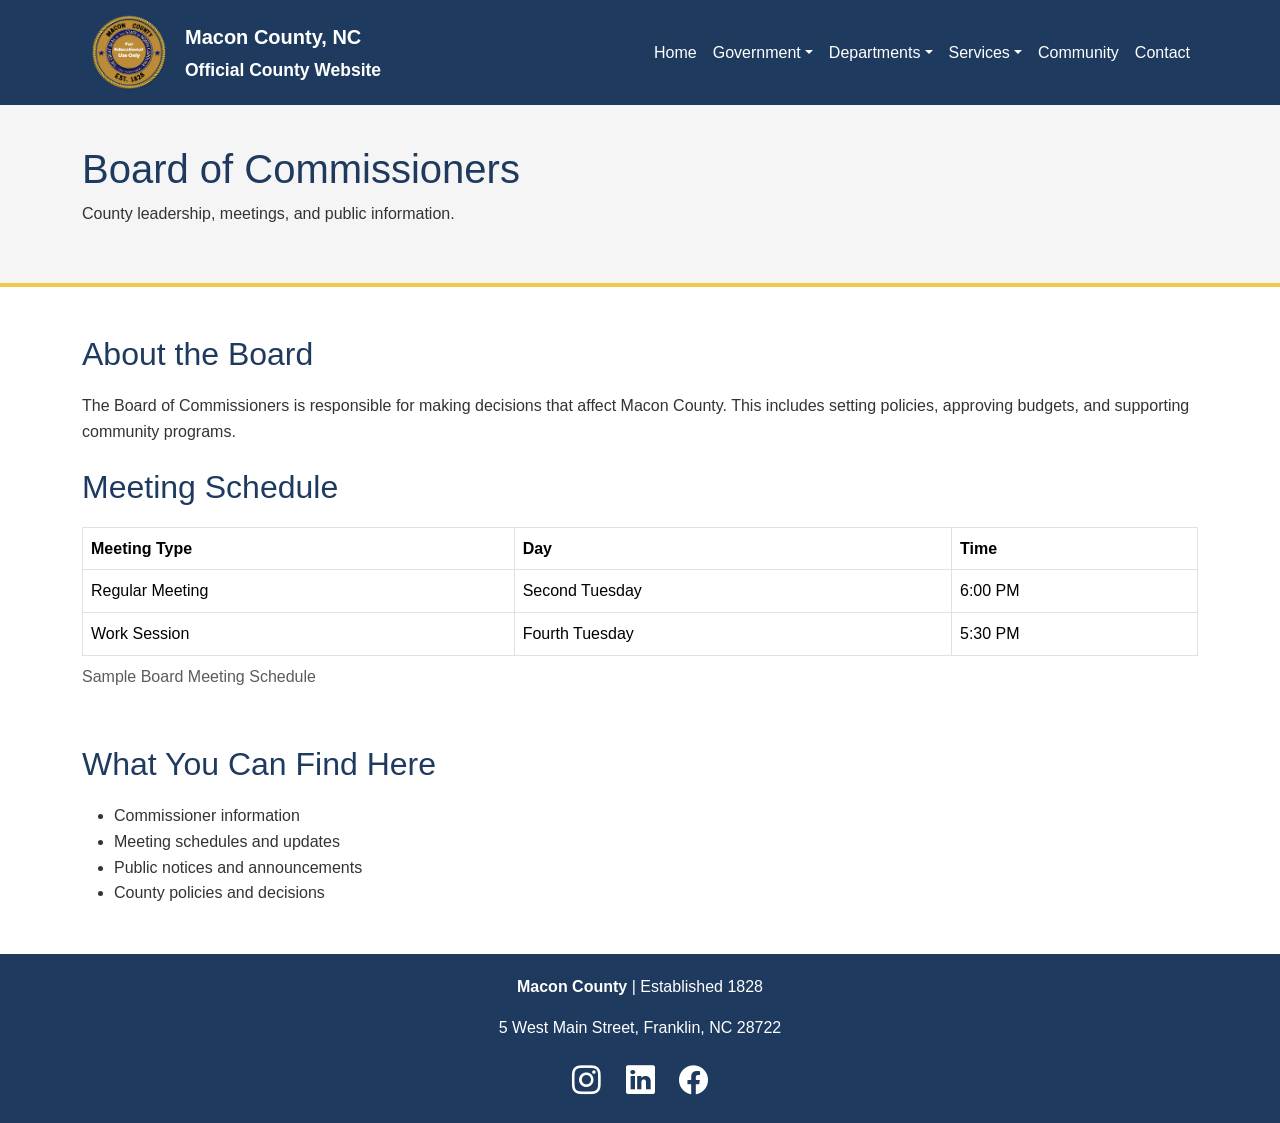
<file: board.html>
<!DOCTYPE html>
<html lang="en">
<head>
  <meta charset="UTF-8">
  <meta name="viewport" content="width=device-width, initial-scale=1.0">
  <title>Board of Commissioners | Macon County</title>
  <meta name="description" content="Macon County Board of Commissioners information, meeting schedules, and public notices.">

  <link href="https://cdn.jsdelivr.net/npm/bootstrap@5.3.3/dist/css/bootstrap.min.css" rel="stylesheet">
  <link rel="stylesheet" href="https://cdn.jsdelivr.net/npm/bootstrap-icons@1.11.3/font/bootstrap-icons.css">
  <link rel="stylesheet" href="styles.css">
</head>

<body>

<!-- NAVBAR -->
<nav class="navbar navbar-expand-lg navbar-dark custom-nav">
  <div class="container">

    <a class="navbar-brand d-flex align-items-center" href="index.html">
      <img src="images/logo.png" alt="Macon County logo" class="logo">
      <span class="ms-2">
        <strong>Macon County, NC</strong><br>
        <small>Official County Website</small>
      </span>
    </a>

    <button class="navbar-toggler" type="button" data-bs-toggle="collapse" data-bs-target="#navMenu">
      <span class="navbar-toggler-icon"></span>
    </button>

    <div class="collapse navbar-collapse" id="navMenu">
      <ul class="navbar-nav ms-auto">

        <li class="nav-item"><a class="nav-link" href="index.html">Home</a></li>

        <li class="nav-item dropdown">
          <a class="nav-link dropdown-toggle active" href="government.html" data-bs-toggle="dropdown">Government</a>
          <ul class="dropdown-menu">
            <li><a class="dropdown-item" href="government.html">Overview</a></li>
            <li><a class="dropdown-item" href="board.html">Board of Commissioners</a></li>
          </ul>
        </li>

        <li class="nav-item dropdown">
          <a class="nav-link dropdown-toggle" href="departments.html" data-bs-toggle="dropdown">Departments</a>
          <ul class="dropdown-menu">
            <li><a class="dropdown-item" href="departments.html">Overview</a></li>
            <li><a class="dropdown-item" href="public-safety.html">Public Safety</a></li>
          </ul>
        </li>

        <li class="nav-item dropdown">
          <a class="nav-link dropdown-toggle" href="services.html" data-bs-toggle="dropdown">Services</a>
          <ul class="dropdown-menu">
            <li><a class="dropdown-item" href="services.html">Overview</a></li>
            <li><a class="dropdown-item" href="permits.html">Permits & Forms</a></li>
          </ul>
        </li>

        <li class="nav-item"><a class="nav-link" href="community.html">Community</a></li>
        <li class="nav-item"><a class="nav-link" href="contact.html">Contact</a></li>

      </ul>
    </div>
  </div>
</nav>

<!-- PAGE HEADER -->
<header class="page-header">
  <div class="container">
    <h1>Board of Commissioners</h1>
    <p>County leadership, meetings, and public information.</p>
  </div>
</header>

<!-- MAIN CONTENT -->
<main class="container my-5">

  <h2 class="section-title">About the Board</h2>

  <p>
    The Board of Commissioners is responsible for making decisions that affect Macon County.
    This includes setting policies, approving budgets, and supporting community programs.
  </p>

  <!-- TABLE (important for grading) -->
  <h2 class="section-title mt-4">Meeting Schedule</h2>

  <table class="table table-bordered">
    <caption>Sample Board Meeting Schedule</caption>
    <thead>
      <tr>
        <th>Meeting Type</th>
        <th>Day</th>
        <th>Time</th>
      </tr>
    </thead>
    <tbody>
      <tr>
        <td>Regular Meeting</td>
        <td>Second Tuesday</td>
        <td>6:00 PM</td>
      </tr>
      <tr>
        <td>Work Session</td>
        <td>Fourth Tuesday</td>
        <td>5:30 PM</td>
      </tr>
    </tbody>
  </table>

  <!-- EXTRA CONTENT -->
  <section class="mt-5">
    <h2 class="section-title">What You Can Find Here</h2>
    <ul>
      <li>Commissioner information</li>
      <li>Meeting schedules and updates</li>
      <li>Public notices and announcements</li>
      <li>County policies and decisions</li>
    </ul>
  </section>

</main>

<!-- FOOTER -->
<footer>
  <div class="container text-center">

    <p><strong>Macon County</strong> | Established 1828</p>
    <p>5 West Main Street, Franklin, NC 28722</p>

    <!-- SOCIAL ICONS -->
    <div class="mt-3">

     <a href="https://www.instagram.com/maconncgov" target="_blank" class="social-icon" aria-label="Instagram">
  <i class="bi bi-instagram"></i>
</a>

<a href="https://www.linkedin.com/company/macon-county-government-nc/" target="_blank" class="social-icon" aria-label="LinkedIn">
  <i class="bi bi-linkedin"></i>
</a>

<a href="https://www.facebook.com/maconcountync" target="_blank" class="social-icon" aria-label="Facebook">
  <i class="bi bi-facebook"></i>
</a>

    </div>

  </div>
</footer>

<script src="https://cdn.jsdelivr.net/npm/bootstrap@5.3.3/dist/js/bootstrap.bundle.min.js"></script>

</body>
</html>
</file>
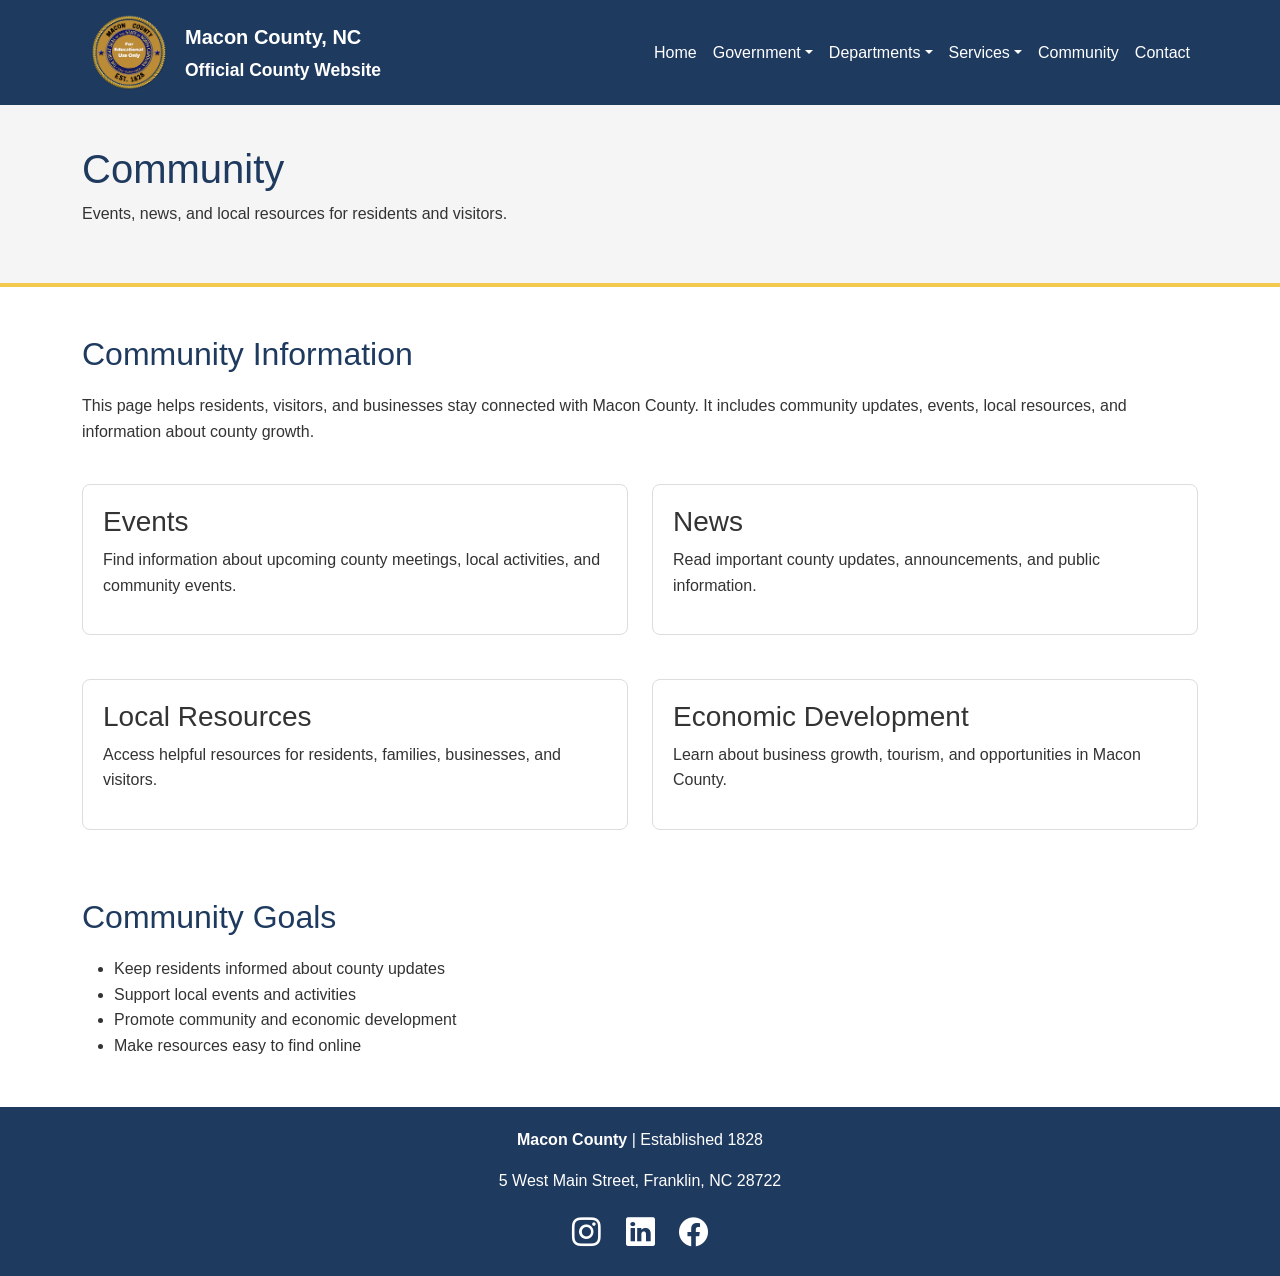
<file: community.html>
<!DOCTYPE html>
<html lang="en">
<head>
  <meta charset="UTF-8">
  <meta name="viewport" content="width=device-width, initial-scale=1.0">
  <title>Community | Macon County</title>
  <meta name="description" content="Macon County community information including events, news, local resources, and economic development.">

  <link href="https://cdn.jsdelivr.net/npm/bootstrap@5.3.3/dist/css/bootstrap.min.css" rel="stylesheet">
  <link rel="stylesheet" href="https://cdn.jsdelivr.net/npm/bootstrap-icons@1.11.3/font/bootstrap-icons.css">
  <link rel="stylesheet" href="styles.css">
</head>

<body>

<!-- NAVBAR -->
<nav class="navbar navbar-expand-lg navbar-dark custom-nav">
  <div class="container">

    <a class="navbar-brand d-flex align-items-center" href="index.html">
      <img src="images/logo.png" alt="Macon County logo" class="logo">
     <span class="ms-2">
        <strong>Macon County, NC</strong><br>
        <small>Official County Website</small>
      </span>
    </a>

    <button class="navbar-toggler" type="button" data-bs-toggle="collapse" data-bs-target="#navMenu">
      <span class="navbar-toggler-icon"></span>
    </button>

    <div class="collapse navbar-collapse" id="navMenu">
      <ul class="navbar-nav ms-auto">

        <li class="nav-item"><a class="nav-link" href="index.html">Home</a></li>

        <li class="nav-item dropdown">
          <a class="nav-link dropdown-toggle" href="government.html" data-bs-toggle="dropdown">Government</a>
          <ul class="dropdown-menu">
            <li><a class="dropdown-item" href="government.html">Overview</a></li>
            <li><a class="dropdown-item" href="board.html">Board of Commissioners</a></li>
          </ul>
        </li>

        <li class="nav-item dropdown">
          <a class="nav-link dropdown-toggle" href="departments.html" data-bs-toggle="dropdown">Departments</a>
          <ul class="dropdown-menu">
            <li><a class="dropdown-item" href="departments.html">Overview</a></li>
            <li><a class="dropdown-item" href="public-safety.html">Public Safety</a></li>
          </ul>
        </li>

        <li class="nav-item dropdown">
          <a class="nav-link dropdown-toggle" href="services.html" data-bs-toggle="dropdown">Services</a>
          <ul class="dropdown-menu">
            <li><a class="dropdown-item" href="services.html">Overview</a></li>
            <li><a class="dropdown-item" href="permits.html">Permits & Forms</a></li>
          </ul>
        </li>

        <li class="nav-item"><a class="nav-link active" href="community.html">Community</a></li>
        <li class="nav-item"><a class="nav-link" href="contact.html">Contact</a></li>

      </ul>
    </div>
  </div>
</nav>

<!-- PAGE HEADER -->
<header class="page-header">
  <div class="container">
    <h1>Community</h1>
    <p>Events, news, and local resources for residents and visitors.</p>
  </div>
</header>

<!-- MAIN CONTENT -->
<main class="container my-5">

  <h2 class="section-title">Community Information</h2>

  <p>
    This page helps residents, visitors, and businesses stay connected with Macon County.
    It includes community updates, events, local resources, and information about county growth.
  </p>

  <div class="row g-4 mt-3">

    <div class="col-md-6">
      <div class="card-custom">
        <h3>Events</h3>
        <p>Find information about upcoming county meetings, local activities, and community events.</p>
      </div>
    </div>

    <div class="col-md-6">
      <div class="card-custom">
        <h3>News</h3>
        <p>Read important county updates, announcements, and public information.</p>
      </div>
    </div>

    <div class="col-md-6">
      <div class="card-custom">
        <h3>Local Resources</h3>
        <p>Access helpful resources for residents, families, businesses, and visitors.</p>
      </div>
    </div>

    <div class="col-md-6">
      <div class="card-custom">
        <h3>Economic Development</h3>
        <p>Learn about business growth, tourism, and opportunities in Macon County.</p>
      </div>
    </div>

  </div>

  <section class="mt-5">
    <h2 class="section-title">Community Goals</h2>
    <ul>
      <li>Keep residents informed about county updates</li>
      <li>Support local events and activities</li>
      <li>Promote community and economic development</li>
      <li>Make resources easy to find online</li>
    </ul>
  </section>

</main>

<!-- FOOTER -->
<footer>
  <div class="container text-center">

    <p><strong>Macon County</strong> | Established 1828</p>
    <p>5 West Main Street, Franklin, NC 28722</p>

    <!-- SOCIAL ICONS -->
    <div class="mt-3">

      <a href="https://www.instagram.com/maconncgov" target="_blank" class="social-icon" aria-label="Instagram">
  <i class="bi bi-instagram"></i>
</a>

<a href="https://www.linkedin.com/company/macon-county-government-nc/" target="_blank" class="social-icon" aria-label="LinkedIn">
  <i class="bi bi-linkedin"></i>
</a>

<a href="https://www.facebook.com/maconcountync" target="_blank" class="social-icon" aria-label="Facebook">
  <i class="bi bi-facebook"></i>
</a>

    </div>

  </div>
</footer>

<script src="https://cdn.jsdelivr.net/npm/bootstrap@5.3.3/dist/js/bootstrap.bundle.min.js"></script>

</body>
</html>
</file>
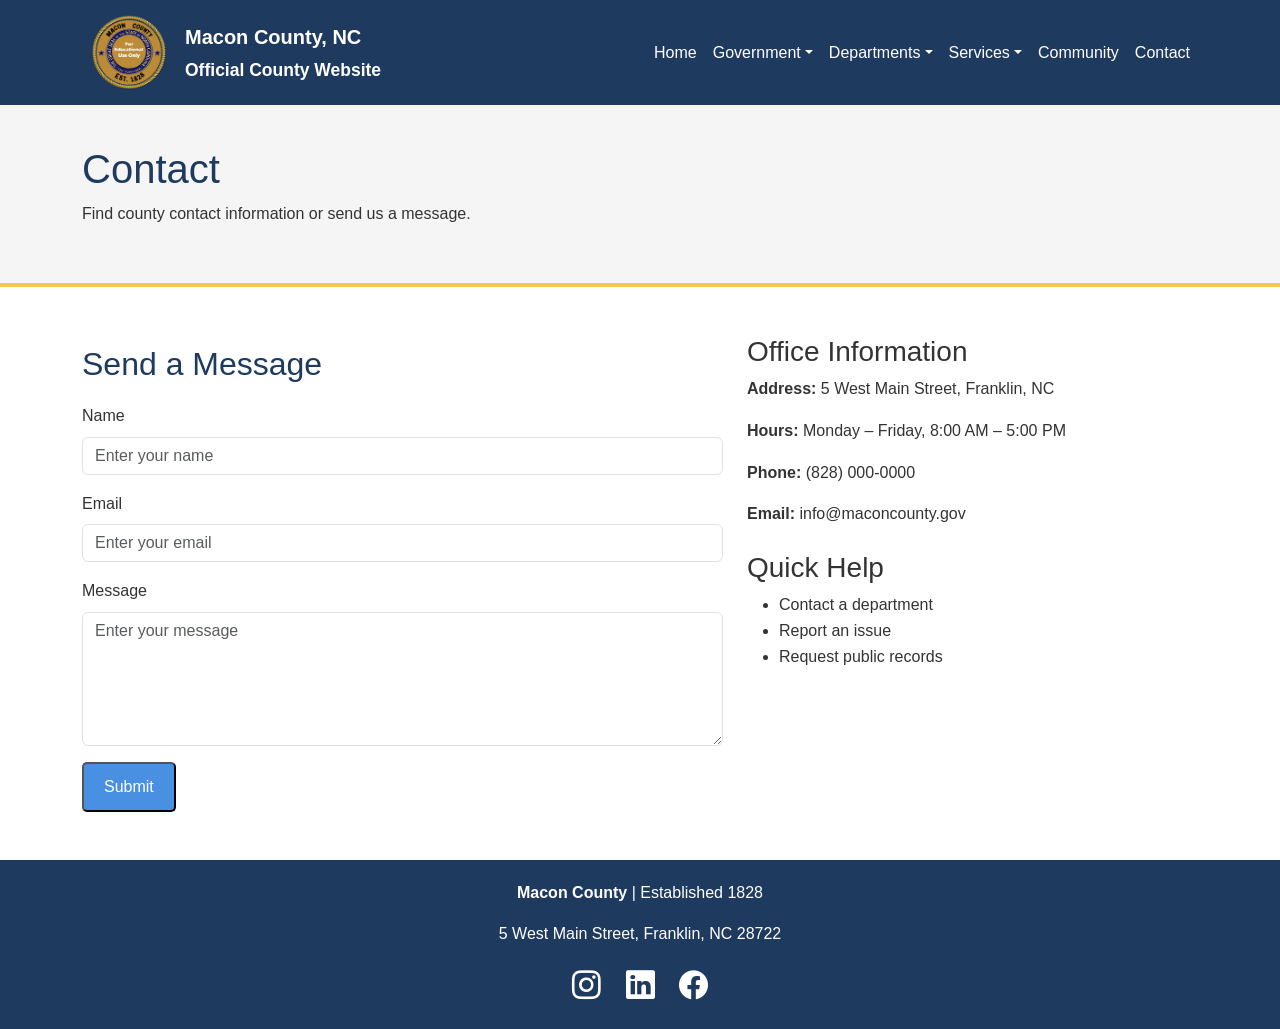
<file: contact.html>
<!DOCTYPE html>
<html lang="en">
<head>
  <meta charset="UTF-8">
  <meta name="viewport" content="width=device-width, initial-scale=1.0">
  <title>Contact | Macon County</title>
  <meta name="description" content="Contact Macon County offices, find location information, and send a message.">

  <link href="https://cdn.jsdelivr.net/npm/bootstrap@5.3.3/dist/css/bootstrap.min.css" rel="stylesheet">
  <link rel="stylesheet" href="https://cdn.jsdelivr.net/npm/bootstrap-icons@1.11.3/font/bootstrap-icons.css">
  <link rel="stylesheet" href="styles.css">
</head>

<body>

<!-- NAVBAR -->
<nav class="navbar navbar-expand-lg navbar-dark custom-nav">
  <div class="container">

    <a class="navbar-brand d-flex align-items-center" href="index.html">
      <img src="images/logo.png" alt="Macon County logo" class="logo">
      <span class="ms-2">
        <strong>Macon County, NC</strong><br>
        <small>Official County Website</small>
      </span>
    </a>

    <button class="navbar-toggler" type="button" data-bs-toggle="collapse" data-bs-target="#navMenu">
      <span class="navbar-toggler-icon"></span>
    </button>

    <div class="collapse navbar-collapse" id="navMenu">
      <ul class="navbar-nav ms-auto">

        <li class="nav-item"><a class="nav-link" href="index.html">Home</a></li>

        <li class="nav-item dropdown">
          <a class="nav-link dropdown-toggle" href="government.html" data-bs-toggle="dropdown">Government</a>
          <ul class="dropdown-menu">
            <li><a class="dropdown-item" href="government.html">Overview</a></li>
            <li><a class="dropdown-item" href="board.html">Board of Commissioners</a></li>
          </ul>
        </li>

        <li class="nav-item dropdown">
          <a class="nav-link dropdown-toggle" href="departments.html" data-bs-toggle="dropdown">Departments</a>
          <ul class="dropdown-menu">
            <li><a class="dropdown-item" href="departments.html">Overview</a></li>
            <li><a class="dropdown-item" href="public-safety.html">Public Safety</a></li>
          </ul>
        </li>

        <li class="nav-item dropdown">
          <a class="nav-link dropdown-toggle" href="services.html" data-bs-toggle="dropdown">Services</a>
          <ul class="dropdown-menu">
            <li><a class="dropdown-item" href="services.html">Overview</a></li>
            <li><a class="dropdown-item" href="permits.html">Permits & Forms</a></li>
          </ul>
        </li>

        <li class="nav-item"><a class="nav-link" href="community.html">Community</a></li>
        <li class="nav-item"><a class="nav-link active" href="contact.html">Contact</a></li>

      </ul>
    </div>
  </div>
</nav>

<!-- PAGE HEADER -->
<header class="page-header">
  <div class="container">
    <h1>Contact</h1>
    <p>Find county contact information or send us a message.</p>
  </div>
</header>

<!-- MAIN CONTENT -->
<main class="container my-5">

  <div class="row g-4">

    <!-- CONTACT FORM -->
    <div class="col-lg-7">
      <h2 class="section-title">Send a Message</h2>

      <form>
        <div class="mb-3">
          <label for="name" class="form-label">Name</label>
          <input type="text" id="name" class="form-control" placeholder="Enter your name">
        </div>

        <div class="mb-3">
          <label for="email" class="form-label">Email</label>
          <input type="email" id="email" class="form-control" placeholder="Enter your email">
        </div>

        <div class="mb-3">
          <label for="message" class="form-label">Message</label>
          <textarea id="message" class="form-control" rows="5" placeholder="Enter your message"></textarea>
        </div>

        <button type="submit" class="btn-main">Submit</button>
      </form>
    </div>

    <!-- SIDEBAR -->
    <div class="col-lg-5">
      <div class="sidebar-box">
        <h3>Office Information</h3>
        <p><strong>Address:</strong> 5 West Main Street, Franklin, NC</p>
        <p><strong>Hours:</strong> Monday – Friday, 8:00 AM – 5:00 PM</p>
        <p><strong>Phone:</strong> (828) 000-0000</p>
        <p><strong>Email:</strong> info@maconcounty.gov</p>
      </div>

      <div class="sidebar-box mt-4">
        <h3>Quick Help</h3>
        <ul>
          <li>Contact a department</li>
          <li>Report an issue</li>
          <li>Request public records</li>
        </ul>
      </div>
    </div>

  </div>

</main>

<!-- FOOTER -->
<footer>
  <div class="container text-center">

    <p><strong>Macon County</strong> | Established 1828</p>
    <p>5 West Main Street, Franklin, NC 28722</p>

    <!-- SOCIAL ICONS -->
    <div class="mt-3">

      <a href="https://www.instagram.com/maconncgov" target="_blank" class="social-icon" aria-label="Instagram">
  <i class="bi bi-instagram"></i>
</a>

<a href="https://www.linkedin.com/company/macon-county-government-nc/" target="_blank" class="social-icon" aria-label="LinkedIn">
  <i class="bi bi-linkedin"></i>
</a>

<a href="https://www.facebook.com/maconcountync" target="_blank" class="social-icon" aria-label="Facebook">
  <i class="bi bi-facebook"></i>
</a>

    </div>

  </div>
</footer>

<script src="https://cdn.jsdelivr.net/npm/bootstrap@5.3.3/dist/js/bootstrap.bundle.min.js"></script>

</body>
</html>
</file>
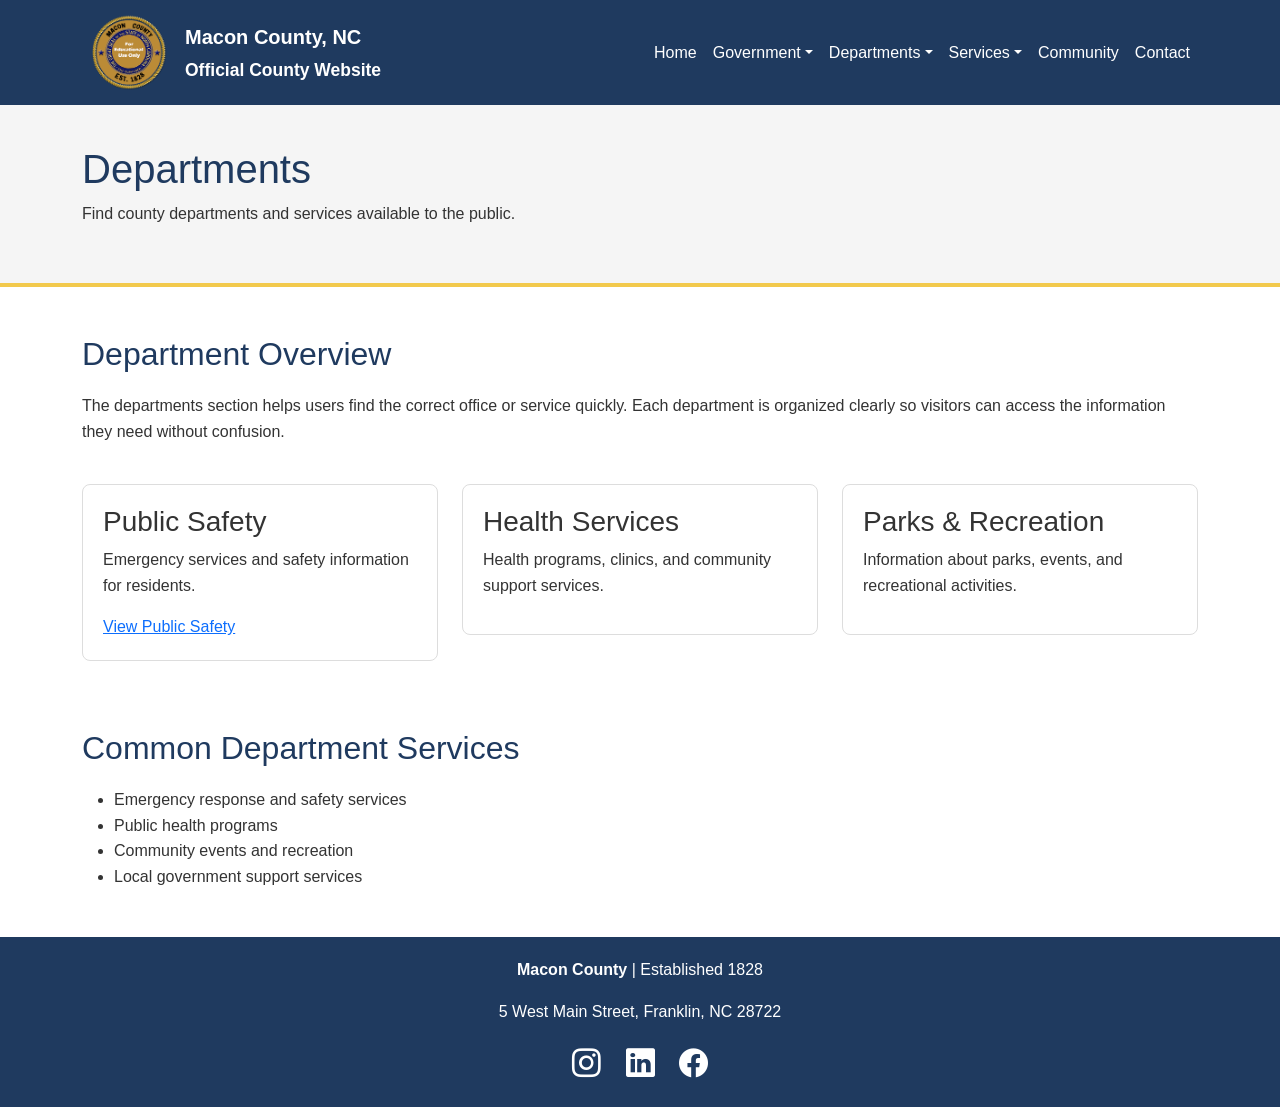
<file: departments.html>
<!DOCTYPE html>
<html lang="en">
<head>
  <meta charset="UTF-8">
  <meta name="viewport" content="width=device-width, initial-scale=1.0">
  <title>Departments | Macon County</title>
  <meta name="description" content="Macon County departments and services including public safety, health services, and recreation.">

  <link href="https://cdn.jsdelivr.net/npm/bootstrap@5.3.3/dist/css/bootstrap.min.css" rel="stylesheet">
  <link rel="stylesheet" href="https://cdn.jsdelivr.net/npm/bootstrap-icons@1.11.3/font/bootstrap-icons.css">
  <link rel="stylesheet" href="styles.css">
</head>

<body>

<!-- NAVBAR -->
<nav class="navbar navbar-expand-lg navbar-dark custom-nav">
  <div class="container">

    <a class="navbar-brand d-flex align-items-center" href="index.html">
      <img src="images/logo.png" alt="Macon County logo" class="logo">
      <span class="ms-2">
        <strong>Macon County, NC</strong><br>
        <small>Official County Website</small>
      </span>
    </a>

    <button class="navbar-toggler" type="button" data-bs-toggle="collapse" data-bs-target="#navMenu">
      <span class="navbar-toggler-icon"></span>
    </button>

    <div class="collapse navbar-collapse" id="navMenu">
      <ul class="navbar-nav ms-auto">

        <li class="nav-item"><a class="nav-link" href="index.html">Home</a></li>

        <li class="nav-item dropdown">
          <a class="nav-link dropdown-toggle" href="government.html" data-bs-toggle="dropdown">Government</a>
          <ul class="dropdown-menu">
            <li><a class="dropdown-item" href="government.html">Overview</a></li>
            <li><a class="dropdown-item" href="board.html">Board of Commissioners</a></li>
          </ul>
        </li>

        <li class="nav-item dropdown">
          <a class="nav-link dropdown-toggle active" href="departments.html" data-bs-toggle="dropdown">Departments</a>
          <ul class="dropdown-menu">
            <li><a class="dropdown-item" href="departments.html">Overview</a></li>
            <li><a class="dropdown-item" href="public-safety.html">Public Safety</a></li>
          </ul>
        </li>

        <li class="nav-item dropdown">
          <a class="nav-link dropdown-toggle" href="services.html" data-bs-toggle="dropdown">Services</a>
          <ul class="dropdown-menu">
            <li><a class="dropdown-item" href="services.html">Overview</a></li>
            <li><a class="dropdown-item" href="permits.html">Permits & Forms</a></li>
          </ul>
        </li>

        <li class="nav-item"><a class="nav-link" href="community.html">Community</a></li>
        <li class="nav-item"><a class="nav-link" href="contact.html">Contact</a></li>

      </ul>
    </div>
  </div>
</nav>

<!-- PAGE HEADER -->
<header class="page-header">
  <div class="container">
    <h1>Departments</h1>
    <p>Find county departments and services available to the public.</p>
  </div>
</header>

<!-- MAIN CONTENT -->
<main class="container my-5">

  <h2 class="section-title">Department Overview</h2>

  <p>
    The departments section helps users find the correct office or service quickly. Each department is organized clearly so visitors can access the information they need without confusion.
  </p>

  <div class="row g-4 mt-3">

    <div class="col-md-4">
      <div class="card-custom">
        <h3>Public Safety</h3>
        <p>Emergency services and safety information for residents.</p>
        <a href="public-safety.html">View Public Safety</a>
      </div>
    </div>

    <div class="col-md-4">
      <div class="card-custom">
        <h3>Health Services</h3>
        <p>Health programs, clinics, and community support services.</p>
      </div>
    </div>

    <div class="col-md-4">
      <div class="card-custom">
        <h3>Parks & Recreation</h3>
        <p>Information about parks, events, and recreational activities.</p>
      </div>
    </div>

  </div>

  <!-- EXTRA CONTENT (helps grading for content variety) -->
  <section class="mt-5">
    <h2 class="section-title">Common Department Services</h2>

    <ul>
      <li>Emergency response and safety services</li>
      <li>Public health programs</li>
      <li>Community events and recreation</li>
      <li>Local government support services</li>
    </ul>
  </section>

</main>

<!-- FOOTER -->
<footer>
  <div class="container text-center">

    <p><strong>Macon County</strong> | Established 1828</p>
    <p>5 West Main Street, Franklin, NC 28722</p>

    <!-- SOCIAL ICONS -->
    <div class="mt-3">

      <a href="https://www.instagram.com/maconncgov" target="_blank" class="social-icon" aria-label="Instagram">
  <i class="bi bi-instagram"></i>
</a>

<a href="https://www.linkedin.com/company/macon-county-government-nc/" target="_blank" class="social-icon" aria-label="LinkedIn">
  <i class="bi bi-linkedin"></i>
</a>

<a href="https://www.facebook.com/maconcountync" target="_blank" class="social-icon" aria-label="Facebook">
  <i class="bi bi-facebook"></i>
</a>

    </div>

  </div>
</footer>

<script src="https://cdn.jsdelivr.net/npm/bootstrap@5.3.3/dist/js/bootstrap.bundle.min.js"></script>

</body>
</html>
</file>
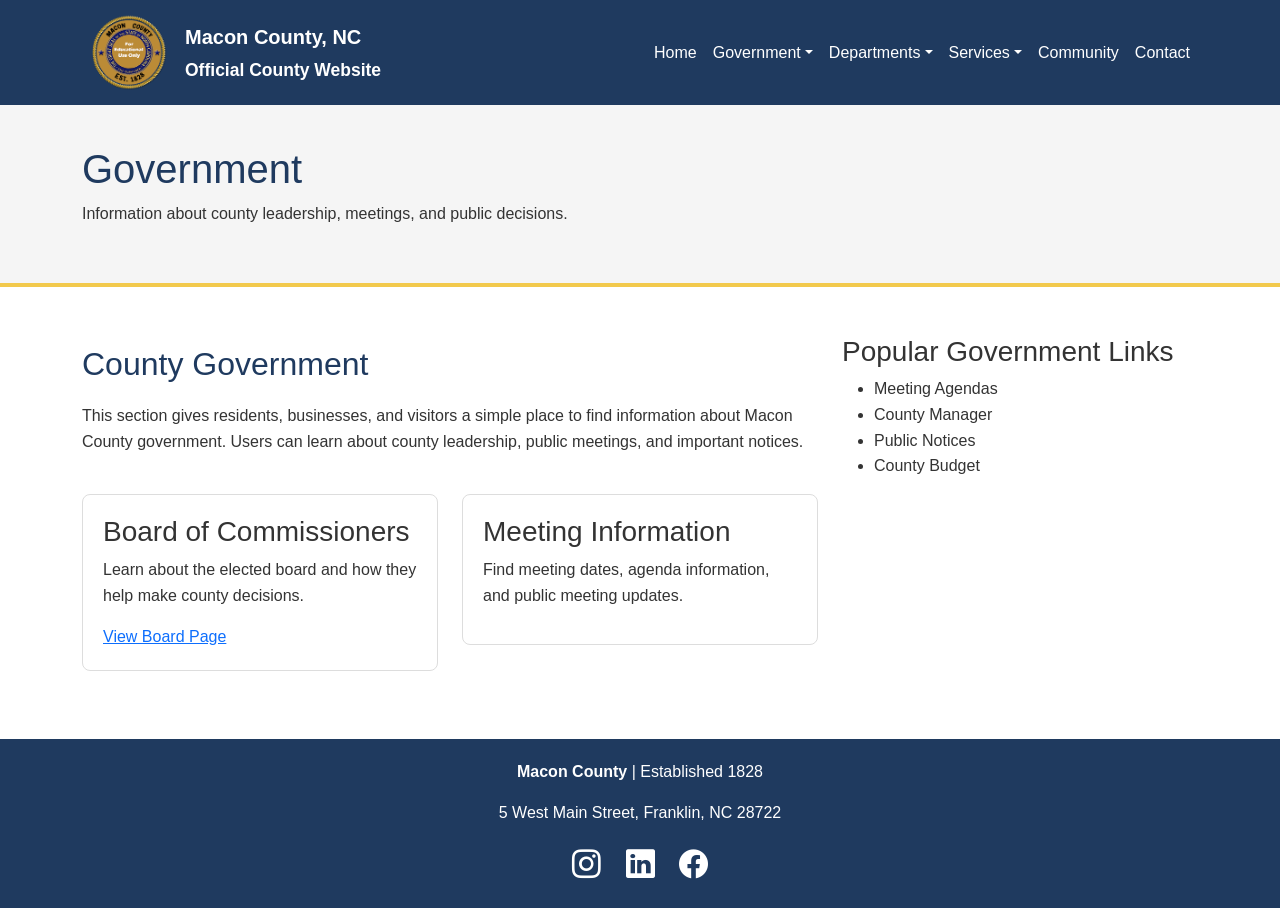
<file: government.html>
<!DOCTYPE html>
<html lang="en">
<head>
  <meta charset="UTF-8">
  <meta name="viewport" content="width=device-width, initial-scale=1.0">
  <title>Government | Macon County</title>
  <meta name="description" content="Macon County government information including leadership, meetings, and public notices.">

  <link href="https://cdn.jsdelivr.net/npm/bootstrap@5.3.3/dist/css/bootstrap.min.css" rel="stylesheet">
  <link rel="stylesheet" href="https://cdn.jsdelivr.net/npm/bootstrap-icons@1.11.3/font/bootstrap-icons.css">
  <link rel="stylesheet" href="styles.css">
</head>

<body>

<!-- NAVBAR -->
<nav class="navbar navbar-expand-lg navbar-dark custom-nav">
  <div class="container">

    <a class="navbar-brand d-flex align-items-center" href="index.html">
      <img src="images/logo.png" alt="Macon County logo" class="logo">
      <span class="ms-2">
        <strong>Macon County, NC</strong><br>
        <small>Official County Website</small>
      </span>
    </a>

    <button class="navbar-toggler" type="button" data-bs-toggle="collapse" data-bs-target="#navMenu">
      <span class="navbar-toggler-icon"></span>
    </button>

    <div class="collapse navbar-collapse" id="navMenu">
      <ul class="navbar-nav ms-auto">

        <li class="nav-item"><a class="nav-link" href="index.html">Home</a></li>

        <li class="nav-item dropdown">
          <a class="nav-link dropdown-toggle active" href="government.html" data-bs-toggle="dropdown">Government</a>
          <ul class="dropdown-menu">
            <li><a class="dropdown-item" href="government.html">Overview</a></li>
            <li><a class="dropdown-item" href="board.html">Board of Commissioners</a></li>
          </ul>
        </li>

        <li class="nav-item dropdown">
          <a class="nav-link dropdown-toggle" href="departments.html" data-bs-toggle="dropdown">Departments</a>
          <ul class="dropdown-menu">
            <li><a class="dropdown-item" href="departments.html">Overview</a></li>
            <li><a class="dropdown-item" href="public-safety.html">Public Safety</a></li>
          </ul>
        </li>

        <li class="nav-item dropdown">
          <a class="nav-link dropdown-toggle" href="services.html" data-bs-toggle="dropdown">Services</a>
          <ul class="dropdown-menu">
            <li><a class="dropdown-item" href="services.html">Overview</a></li>
            <li><a class="dropdown-item" href="permits.html">Permits & Forms</a></li>
          </ul>
        </li>

        <li class="nav-item"><a class="nav-link" href="community.html">Community</a></li>
        <li class="nav-item"><a class="nav-link" href="contact.html">Contact</a></li>

      </ul>
    </div>
  </div>
</nav>

<!-- PAGE HEADER -->
<header class="page-header">
  <div class="container">
    <h1>Government</h1>
    <p>Information about county leadership, meetings, and public decisions.</p>
  </div>
</header>

<!-- MAIN CONTENT -->
<main class="container my-5">

  <div class="row g-4">

    <div class="col-lg-8">
      <h2 class="section-title">County Government</h2>

      <p>
        This section gives residents, businesses, and visitors a simple place to find information about Macon County government.
        Users can learn about county leadership, public meetings, and important notices.
      </p>

      <div class="row g-4 mt-3">

        <div class="col-md-6">
          <div class="card-custom">
            <h3>Board of Commissioners</h3>
            <p>Learn about the elected board and how they help make county decisions.</p>
            <a href="board.html">View Board Page</a>
          </div>
        </div>

        <div class="col-md-6">
          <div class="card-custom">
            <h3>Meeting Information</h3>
            <p>Find meeting dates, agenda information, and public meeting updates.</p>
          </div>
        </div>

      </div>
    </div>

    <aside class="col-lg-4">
      <div class="sidebar-box">
        <h3>Popular Government Links</h3>
        <ul>
          <li>Meeting Agendas</li>
          <li>County Manager</li>
          <li>Public Notices</li>
          <li>County Budget</li>
        </ul>
      </div>
    </aside>

  </div>

</main>

<!-- FOOTER -->
<footer>
  <div class="container text-center">

    <p><strong>Macon County</strong> | Established 1828</p>
    <p>5 West Main Street, Franklin, NC 28722</p>

    <!-- SOCIAL ICONS -->
    <div class="mt-3">

      <a href="https://www.instagram.com/maconncgov" target="_blank" class="social-icon" aria-label="Instagram">
  <i class="bi bi-instagram"></i>
</a>

<a href="https://www.linkedin.com/company/macon-county-government-nc/" target="_blank" class="social-icon" aria-label="LinkedIn">
  <i class="bi bi-linkedin"></i>
</a>

<a href="https://www.facebook.com/maconcountync" target="_blank" class="social-icon" aria-label="Facebook">
  <i class="bi bi-facebook"></i>
</a>

    </div>

  </div>
</footer>

<script src="https://cdn.jsdelivr.net/npm/bootstrap@5.3.3/dist/js/bootstrap.bundle.min.js"></script>

</body>
</html>
</file>
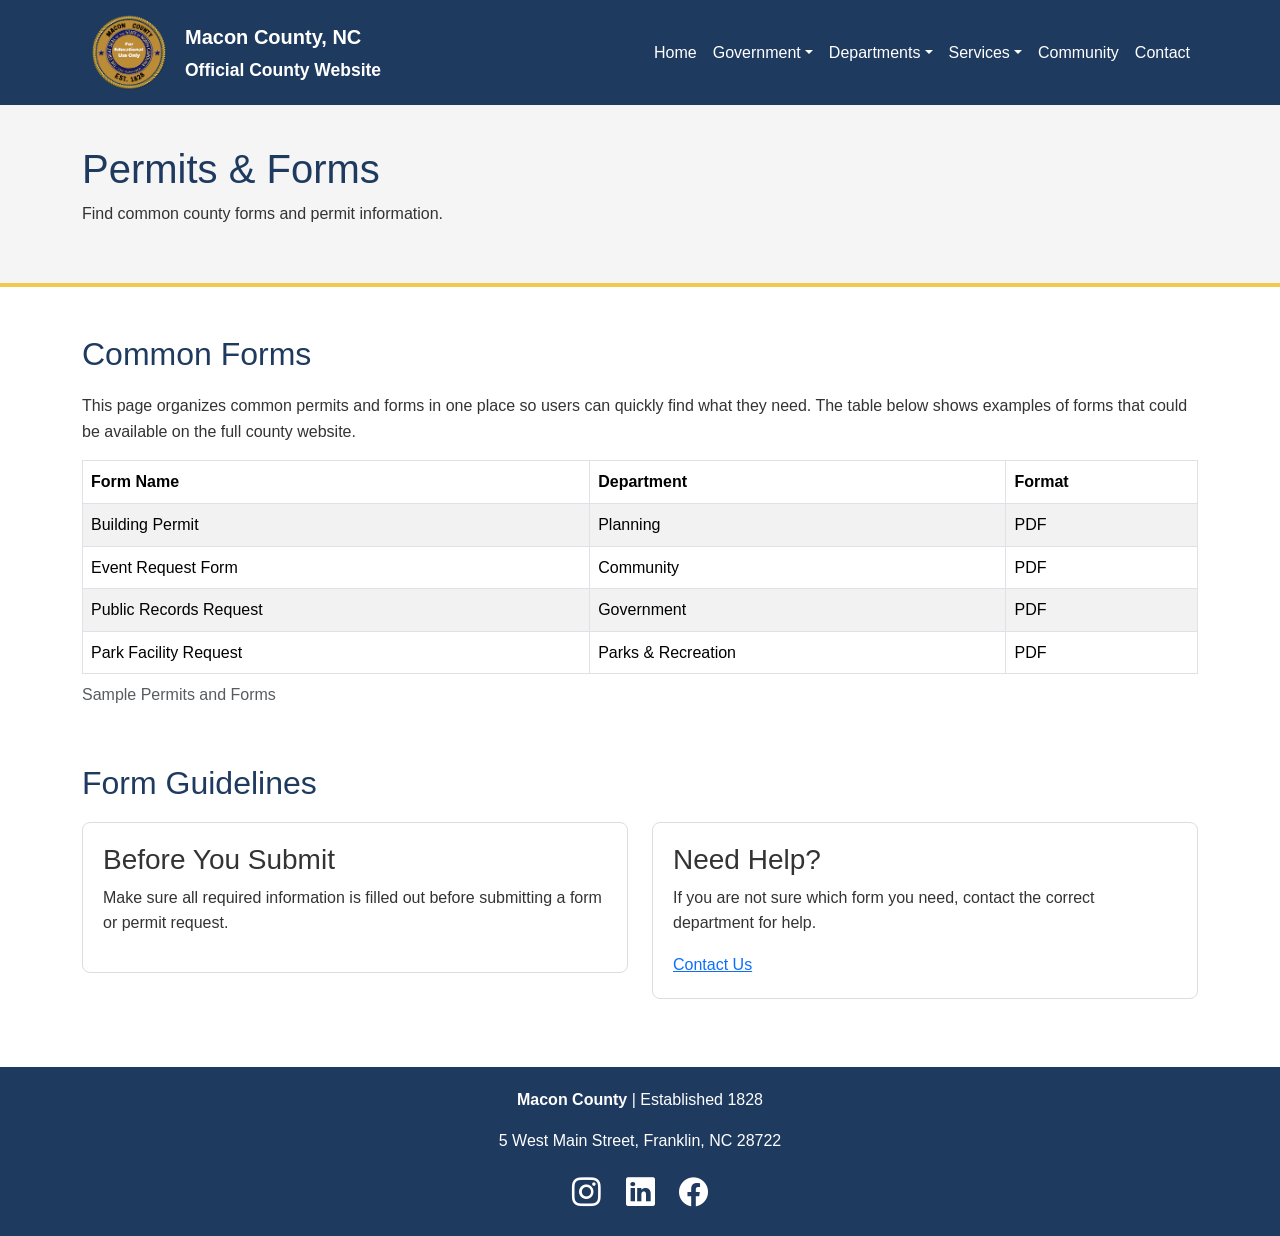
<file: permits.html>
<!DOCTYPE html>
<html lang="en">
<head>
  <meta charset="UTF-8">
  <meta name="viewport" content="width=device-width, initial-scale=1.0">
  <title>Permits & Forms | Macon County</title>
  <meta name="description" content="Macon County permits and forms including building permits, event requests, and public records requests.">

  <link href="https://cdn.jsdelivr.net/npm/bootstrap@5.3.3/dist/css/bootstrap.min.css" rel="stylesheet">
  <link rel="stylesheet" href="https://cdn.jsdelivr.net/npm/bootstrap-icons@1.11.3/font/bootstrap-icons.css">
  <link rel="stylesheet" href="styles.css">
</head>

<body>

<!-- NAVBAR -->
<nav class="navbar navbar-expand-lg navbar-dark custom-nav">
  <div class="container">

    <a class="navbar-brand d-flex align-items-center" href="index.html">
      <img src="images/logo.png" alt="Macon County logo" class="logo">
     <span class="ms-2">
        <strong>Macon County, NC</strong><br>
        <small>Official County Website</small>
      </span>
    </a>

    <button class="navbar-toggler" type="button" data-bs-toggle="collapse" data-bs-target="#navMenu">
      <span class="navbar-toggler-icon"></span>
    </button>

    <div class="collapse navbar-collapse" id="navMenu">
      <ul class="navbar-nav ms-auto">

        <li class="nav-item"><a class="nav-link" href="index.html">Home</a></li>

        <li class="nav-item dropdown">
          <a class="nav-link dropdown-toggle" href="government.html" data-bs-toggle="dropdown">Government</a>
          <ul class="dropdown-menu">
            <li><a class="dropdown-item" href="government.html">Overview</a></li>
            <li><a class="dropdown-item" href="board.html">Board of Commissioners</a></li>
          </ul>
        </li>

        <li class="nav-item dropdown">
          <a class="nav-link dropdown-toggle" href="departments.html" data-bs-toggle="dropdown">Departments</a>
          <ul class="dropdown-menu">
            <li><a class="dropdown-item" href="departments.html">Overview</a></li>
            <li><a class="dropdown-item" href="public-safety.html">Public Safety</a></li>
          </ul>
        </li>

        <li class="nav-item dropdown">
          <a class="nav-link dropdown-toggle active" href="services.html" data-bs-toggle="dropdown">Services</a>
          <ul class="dropdown-menu">
            <li><a class="dropdown-item" href="services.html">Overview</a></li>
            <li><a class="dropdown-item" href="permits.html">Permits & Forms</a></li>
          </ul>
        </li>

        <li class="nav-item"><a class="nav-link" href="community.html">Community</a></li>
        <li class="nav-item"><a class="nav-link" href="contact.html">Contact</a></li>

      </ul>
    </div>
  </div>
</nav>

<!-- PAGE HEADER -->
<header class="page-header">
  <div class="container">
    <h1>Permits & Forms</h1>
    <p>Find common county forms and permit information.</p>
  </div>
</header>

<!-- MAIN CONTENT -->
<main class="container my-5">

  <h2 class="section-title">Common Forms</h2>

  <p>
    This page organizes common permits and forms in one place so users can quickly find what they need.
    The table below shows examples of forms that could be available on the full county website.
  </p>

  <!-- TABLE -->
  <table class="table table-bordered table-striped">
    <caption>Sample Permits and Forms</caption>
    <thead>
      <tr>
        <th>Form Name</th>
        <th>Department</th>
        <th>Format</th>
      </tr>
    </thead>

    <tbody>
      <tr>
        <td>Building Permit</td>
        <td>Planning</td>
        <td>PDF</td>
      </tr>

      <tr>
        <td>Event Request Form</td>
        <td>Community</td>
        <td>PDF</td>
      </tr>

      <tr>
        <td>Public Records Request</td>
        <td>Government</td>
        <td>PDF</td>
      </tr>

      <tr>
        <td>Park Facility Request</td>
        <td>Parks & Recreation</td>
        <td>PDF</td>
      </tr>
    </tbody>
  </table>

  <!-- EXTRA CONTENT -->
  <section class="mt-5">
    <h2 class="section-title">Form Guidelines</h2>

    <div class="row g-4">

      <div class="col-md-6">
        <div class="card-custom">
          <h3>Before You Submit</h3>
          <p>Make sure all required information is filled out before submitting a form or permit request.</p>
        </div>
      </div>

      <div class="col-md-6">
        <div class="card-custom">
          <h3>Need Help?</h3>
          <p>If you are not sure which form you need, contact the correct department for help.</p>
          <a href="contact.html">Contact Us</a>
        </div>
      </div>

    </div>
  </section>

</main>

<!-- FOOTER -->
<footer>
  <div class="container text-center">

    <p><strong>Macon County</strong> | Established 1828</p>
    <p>5 West Main Street, Franklin, NC 28722</p>

    <!-- SOCIAL ICONS -->
    <div class="mt-3">

      <a href="https://www.instagram.com/maconncgov" target="_blank" class="social-icon" aria-label="Instagram">
  <i class="bi bi-instagram"></i>
</a>

<a href="https://www.linkedin.com/company/macon-county-government-nc/" target="_blank" class="social-icon" aria-label="LinkedIn">
  <i class="bi bi-linkedin"></i>
</a>

<a href="https://www.facebook.com/maconcountync" target="_blank" class="social-icon" aria-label="Facebook">
  <i class="bi bi-facebook"></i>
</a>

    </div>

  </div>
</footer>

<script src="https://cdn.jsdelivr.net/npm/bootstrap@5.3.3/dist/js/bootstrap.bundle.min.js"></script>

</body>
</html>
</file>
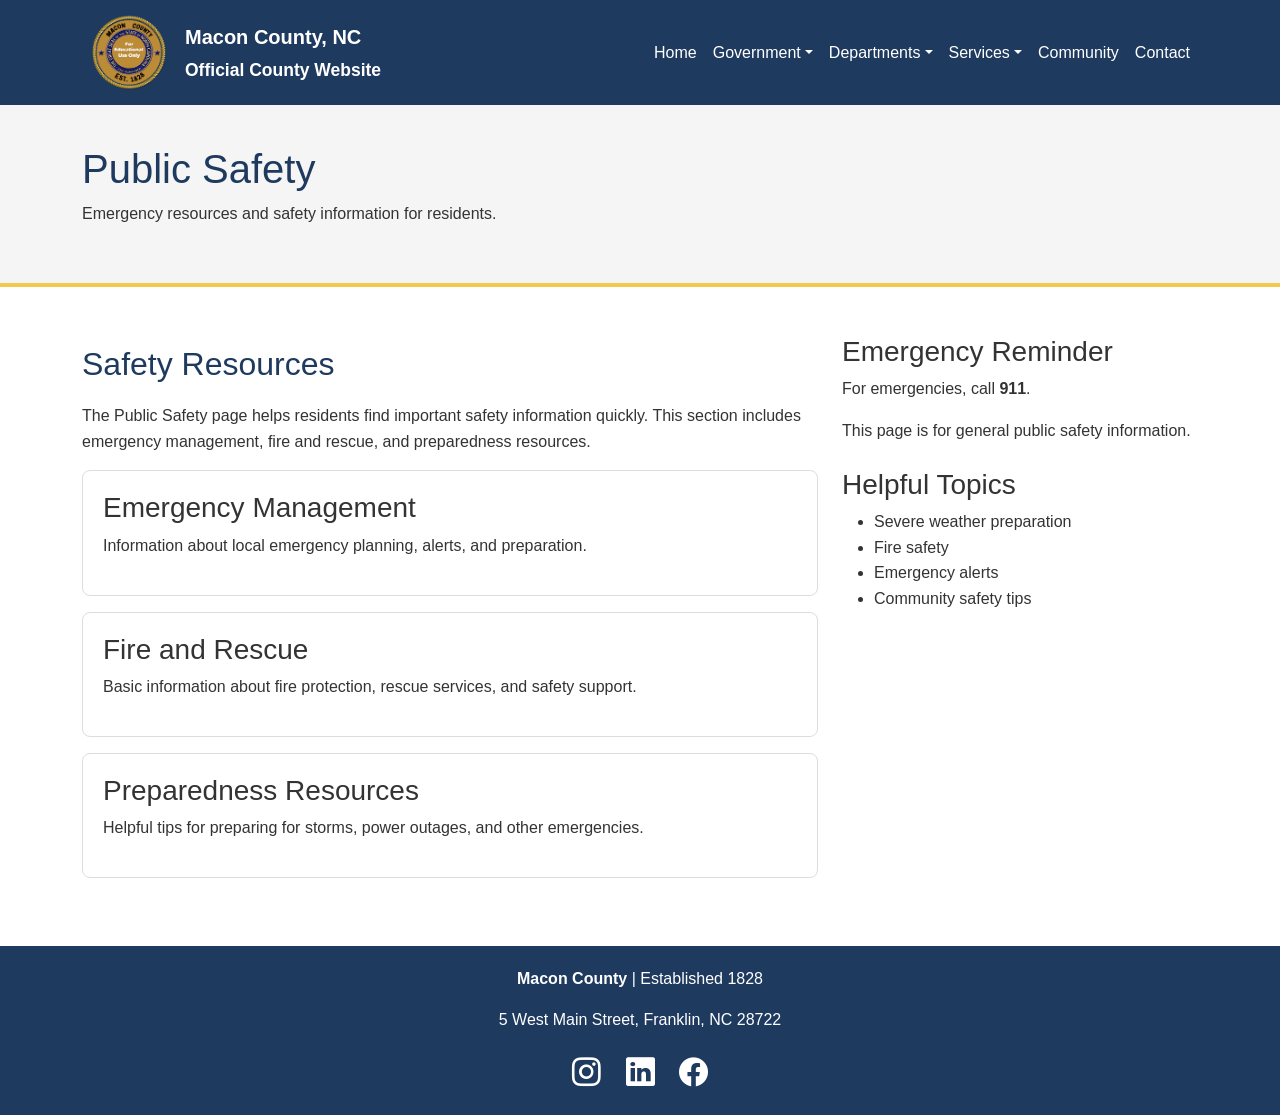
<file: public-safety.html>
<!DOCTYPE html>
<html lang="en">
<head>
  <meta charset="UTF-8">
  <meta name="viewport" content="width=device-width, initial-scale=1.0">
  <title>Public Safety | Macon County</title>
  <meta name="description" content="Macon County public safety information including emergency resources, fire and rescue, and preparedness tips.">

  <link href="https://cdn.jsdelivr.net/npm/bootstrap@5.3.3/dist/css/bootstrap.min.css" rel="stylesheet">
  <link rel="stylesheet" href="https://cdn.jsdelivr.net/npm/bootstrap-icons@1.11.3/font/bootstrap-icons.css">
  <link rel="stylesheet" href="styles.css">
</head>

<body>

<!-- NAVBAR -->
<nav class="navbar navbar-expand-lg navbar-dark custom-nav">
  <div class="container">

    <a class="navbar-brand d-flex align-items-center" href="index.html">
      <img src="images/logo.png" alt="Macon County logo" class="logo">
      <span class="ms-2">
        <strong>Macon County, NC</strong><br>
        <small>Official County Website</small>
      </span>
    </a>

    <button class="navbar-toggler" type="button" data-bs-toggle="collapse" data-bs-target="#navMenu">
      <span class="navbar-toggler-icon"></span>
    </button>

    <div class="collapse navbar-collapse" id="navMenu">
      <ul class="navbar-nav ms-auto">

        <li class="nav-item"><a class="nav-link" href="index.html">Home</a></li>

        <li class="nav-item dropdown">
          <a class="nav-link dropdown-toggle" href="government.html" data-bs-toggle="dropdown">Government</a>
          <ul class="dropdown-menu">
            <li><a class="dropdown-item" href="government.html">Overview</a></li>
            <li><a class="dropdown-item" href="board.html">Board of Commissioners</a></li>
          </ul>
        </li>

        <li class="nav-item dropdown">
          <a class="nav-link dropdown-toggle active" href="departments.html" data-bs-toggle="dropdown">Departments</a>
          <ul class="dropdown-menu">
            <li><a class="dropdown-item" href="departments.html">Overview</a></li>
            <li><a class="dropdown-item" href="public-safety.html">Public Safety</a></li>
          </ul>
        </li>

        <li class="nav-item dropdown">
          <a class="nav-link dropdown-toggle" href="services.html" data-bs-toggle="dropdown">Services</a>
          <ul class="dropdown-menu">
            <li><a class="dropdown-item" href="services.html">Overview</a></li>
            <li><a class="dropdown-item" href="permits.html">Permits & Forms</a></li>
          </ul>
        </li>

        <li class="nav-item"><a class="nav-link" href="community.html">Community</a></li>
        <li class="nav-item"><a class="nav-link" href="contact.html">Contact</a></li>

      </ul>
    </div>
  </div>
</nav>

<!-- PAGE HEADER -->
<header class="page-header">
  <div class="container">
    <h1>Public Safety</h1>
    <p>Emergency resources and safety information for residents.</p>
  </div>
</header>

<!-- MAIN CONTENT -->
<main class="container my-5">

  <div class="row g-4">

    <div class="col-lg-8">
      <h2 class="section-title">Safety Resources</h2>

      <p>
        The Public Safety page helps residents find important safety information quickly.
        This section includes emergency management, fire and rescue, and preparedness resources.
      </p>

      <div class="card-custom mb-3">
        <h3>Emergency Management</h3>
        <p>Information about local emergency planning, alerts, and preparation.</p>
      </div>

      <div class="card-custom mb-3">
        <h3>Fire and Rescue</h3>
        <p>Basic information about fire protection, rescue services, and safety support.</p>
      </div>

      <div class="card-custom">
        <h3>Preparedness Resources</h3>
        <p>Helpful tips for preparing for storms, power outages, and other emergencies.</p>
      </div>
    </div>

    <aside class="col-lg-4">
      <div class="sidebar-box">
        <h3>Emergency Reminder</h3>
        <p>For emergencies, call <strong>911</strong>.</p>
        <p>This page is for general public safety information.</p>
      </div>

      <div class="sidebar-box mt-4">
        <h3>Helpful Topics</h3>
        <ul>
          <li>Severe weather preparation</li>
          <li>Fire safety</li>
          <li>Emergency alerts</li>
          <li>Community safety tips</li>
        </ul>
      </div>
    </aside>

  </div>

</main>

<!-- FOOTER -->
<footer>
  <div class="container text-center">

    <p><strong>Macon County</strong> | Established 1828</p>
    <p>5 West Main Street, Franklin, NC 28722</p>

    <!-- SOCIAL ICONS -->
    <div class="mt-3">

      <a href="https://www.instagram.com/maconncgov" target="_blank" class="social-icon" aria-label="Instagram">
  <i class="bi bi-instagram"></i>
</a>

<a href="https://www.linkedin.com/company/macon-county-government-nc/" target="_blank" class="social-icon" aria-label="LinkedIn">
  <i class="bi bi-linkedin"></i>
</a>

<a href="https://www.facebook.com/maconcountync" target="_blank" class="social-icon" aria-label="Facebook">
  <i class="bi bi-facebook"></i>
</a>

    </div>

  </div>
</footer>

<script src="https://cdn.jsdelivr.net/npm/bootstrap@5.3.3/dist/js/bootstrap.bundle.min.js"></script>

</body>
</html>
</file>
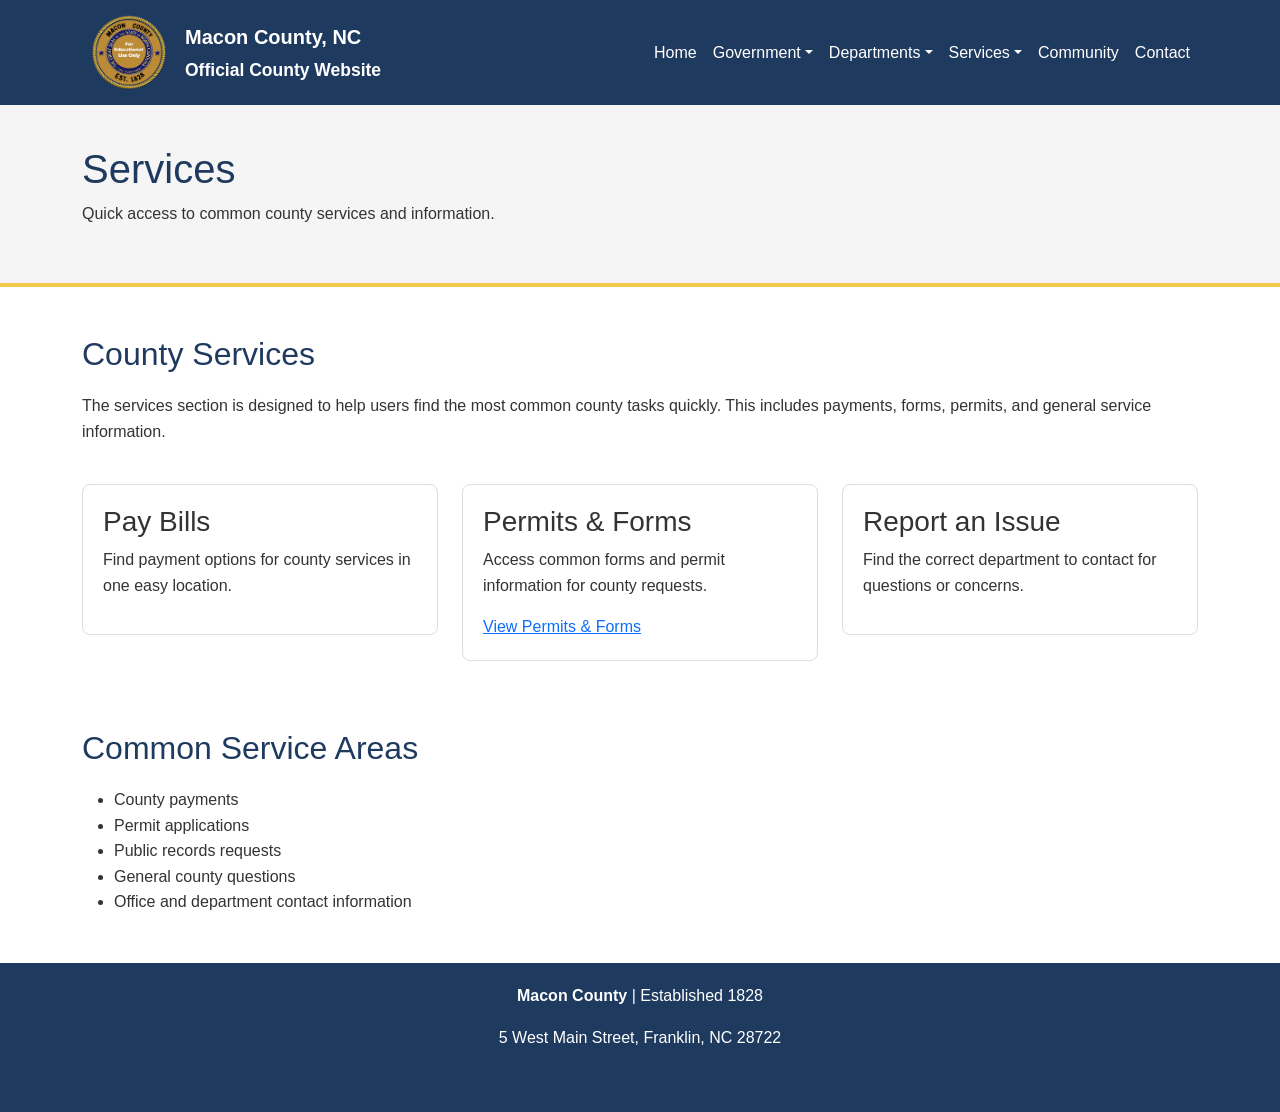
<file: services.html>
<!DOCTYPE html>
<html lang="en">
<head>
  <meta charset="UTF-8">
  <meta name="viewport" content="width=device-width, initial-scale=1.0">
  <title>Services | Macon County</title>
  <meta name="description" content="Macon County services including payments, permits, forms, and reporting issues.">

  <link href="https://cdn.jsdelivr.net/npm/bootstrap@5.3.3/dist/css/bootstrap.min.css" rel="stylesheet">
  <link rel="stylesheet" href="styles.css">
</head>

<body>

<!-- NAVBAR -->
<nav class="navbar navbar-expand-lg navbar-dark custom-nav">
  <div class="container">

    <a class="navbar-brand d-flex align-items-center" href="index.html">
      <img src="images/logo.png" alt="Macon County logo" class="logo">
        <span class="ms-2">
        <strong>Macon County, NC</strong><br>
        <small>Official County Website</small>
      </span>
    </a>

    <button class="navbar-toggler" type="button" data-bs-toggle="collapse" data-bs-target="#navMenu">
      <span class="navbar-toggler-icon"></span>
    </button>

    <div class="collapse navbar-collapse" id="navMenu">
      <ul class="navbar-nav ms-auto">

        <li class="nav-item"><a class="nav-link" href="index.html">Home</a></li>

        <li class="nav-item dropdown">
          <a class="nav-link dropdown-toggle" href="government.html" data-bs-toggle="dropdown">Government</a>
          <ul class="dropdown-menu">
            <li><a class="dropdown-item" href="government.html">Overview</a></li>
            <li><a class="dropdown-item" href="board.html">Board of Commissioners</a></li>
          </ul>
        </li>

        <li class="nav-item dropdown">
          <a class="nav-link dropdown-toggle" href="departments.html" data-bs-toggle="dropdown">Departments</a>
          <ul class="dropdown-menu">
            <li><a class="dropdown-item" href="departments.html">Overview</a></li>
            <li><a class="dropdown-item" href="public-safety.html">Public Safety</a></li>
          </ul>
        </li>

        <li class="nav-item dropdown">
          <a class="nav-link dropdown-toggle active" href="services.html" data-bs-toggle="dropdown">Services</a>
          <ul class="dropdown-menu">
            <li><a class="dropdown-item" href="services.html">Overview</a></li>
            <li><a class="dropdown-item" href="permits.html">Permits & Forms</a></li>
          </ul>
        </li>

        <li class="nav-item"><a class="nav-link" href="community.html">Community</a></li>
        <li class="nav-item"><a class="nav-link" href="contact.html">Contact</a></li>

      </ul>
    </div>
  </div>
</nav>

<!-- PAGE HEADER -->
<header class="page-header">
  <div class="container">
    <h1>Services</h1>
    <p>Quick access to common county services and information.</p>
  </div>
</header>

<!-- MAIN CONTENT -->
<main class="container my-5">

  <h2 class="section-title">County Services</h2>

  <p>
    The services section is designed to help users find the most common county tasks quickly.
    This includes payments, forms, permits, and general service information.
  </p>

  <div class="row g-4 mt-3">

    <div class="col-md-4">
      <div class="card-custom">
        <h3>Pay Bills</h3>
        <p>Find payment options for county services in one easy location.</p>
      </div>
    </div>

    <div class="col-md-4">
      <div class="card-custom">
        <h3>Permits & Forms</h3>
        <p>Access common forms and permit information for county requests.</p>
        <a href="permits.html">View Permits & Forms</a>
      </div>
    </div>

    <div class="col-md-4">
      <div class="card-custom">
        <h3>Report an Issue</h3>
        <p>Find the correct department to contact for questions or concerns.</p>
      </div>
    </div>

  </div>

  <section class="mt-5">
    <h2 class="section-title">Common Service Areas</h2>

    <ul>
      <li>County payments</li>
      <li>Permit applications</li>
      <li>Public records requests</li>
      <li>General county questions</li>
      <li>Office and department contact information</li>
    </ul>
  </section>

</main>

<!-- FOOTER -->
<footer>
  <div class="container text-center">

    <p><strong>Macon County</strong> | Established 1828</p>
    <p>5 West Main Street, Franklin, NC 28722</p>

    <!-- SOCIAL ICONS -->
    <div class="mt-3">

      <a href="https://www.instagram.com/maconncgov" target="_blank" class="social-icon" aria-label="Instagram">
  <i class="bi bi-instagram"></i>
</a>

<a href="https://www.linkedin.com/company/macon-county-government-nc/" target="_blank" class="social-icon" aria-label="LinkedIn">
  <i class="bi bi-linkedin"></i>
</a>

<a href="https://www.facebook.com/maconcountync" target="_blank" class="social-icon" aria-label="Facebook">
  <i class="bi bi-facebook"></i>
</a>

    </div>

  </div>
</footer>

<script src="https://cdn.jsdelivr.net/npm/bootstrap@5.3.3/dist/js/bootstrap.bundle.min.js"></script>

</body>
</html>
</file>
<file: styles.css>
/* GENERAL */
body {
  font-family: Arial, sans-serif;
  color: #333;
  line-height: 1.6;
  margin: 0;
}

/* NAVBAR */
.custom-nav {
  background-color: #1F3A5F;
}

.navbar-brand {
  font-weight: bold;
}

.nav-link {
  color: white !important;
}

.nav-link:hover {
  color: #F2C94C !important;
}

/* LOGO */
.logo {
  width: 95px;
  height: auto;
}

/* HERO */
.hero {
  background-color: #1F3A5F;
  color: white;
  padding: 80px 20px;
}

.hero h1 {
  font-size: 2.5rem;
  font-weight: bold;
}

/* HEADERS */
.page-header {
  background-color: #f5f5f5;
  padding: 40px 20px;
  border-bottom: 4px solid #F2C94C;
}

.page-header h1 {
  color: #1F3A5F;
}

/* SECTION TITLES */
.section-title {
  color: #1F3A5F;
  margin-bottom: 20px;
}

/* CARDS */
.card-custom {
  border: 1px solid #ddd;
  padding: 20px;
  border-radius: 8px;
  background-color: white;
  margin-bottom: 20px;
}

.card-custom {
  margin-bottom: 20px;
}

.section-title {
  margin-top: 10px;
}

/* BUTTON */
.btn-main {
  background-color: #4A90E2;
  color: white;
  padding: 10px 20px;
  border-radius: 5px;
  text-decoration: none;
  display: inline-block;
}

.btn-main:hover {
  background-color: #1F3A5F;
}

/* FOOTER */
footer {
  background-color: #1F3A5F;
  color: white;
  padding: 20px;
  margin-top: 40px;
}

/* HERO SLIDESHOW */
#heroCarousel {
  position: relative;
}

.hero-img {
  height: 500px;
  object-fit: cover;
}

#heroCarousel::before {
  content: "";
  position: absolute;
  inset: 0;
  background: rgba(0, 0, 0, 0.55);
  z-index: 1;
}

.hero-overlay {
  position: absolute;
  top: 50%;
  left: 50%;
  width: 90%;
  transform: translate(-50%, -50%);
  color: white;
  text-align: center;
  text-shadow: 2px 2px 6px rgba(0,0,0,0.7);
  z-index: 2;
}

.hero-overlay h1 {
  font-size: 3rem;
  font-weight: bold;
}

.carousel-inner {
  position: relative;
  z-index: 0;
}

@media (max-width: 768px) {
  .hero-img {
    height: 350px;
  }

  .hero-overlay h1 {
    font-size: 2rem;
  }
}

.icon-style {
  font-size: 2.5rem;
  color: #1F3A5F;
  margin-bottom: 10px;
}

.social-icon {
  color: white;
  font-size: 1.8rem;
  margin: 0 10px;
  display: inline-block;
  transition: transform 0.2s, color 0.2s;
}

.social-icon:hover {
  color: #F2C94C;
  transform: scale(1.2);
}

.hero-img {
  height: 500px;
  object-fit: cover;
  filter: blur(3px);
  transform: scale(1.05);
}

/* MOBILE */
@media (max-width: 768px) {
  .hero {
    padding: 60px 15px;
  }

  .hero h1 {
    font-size: 2rem;
  }

  .logo {
    width: 40px;
  }
}
</file>
